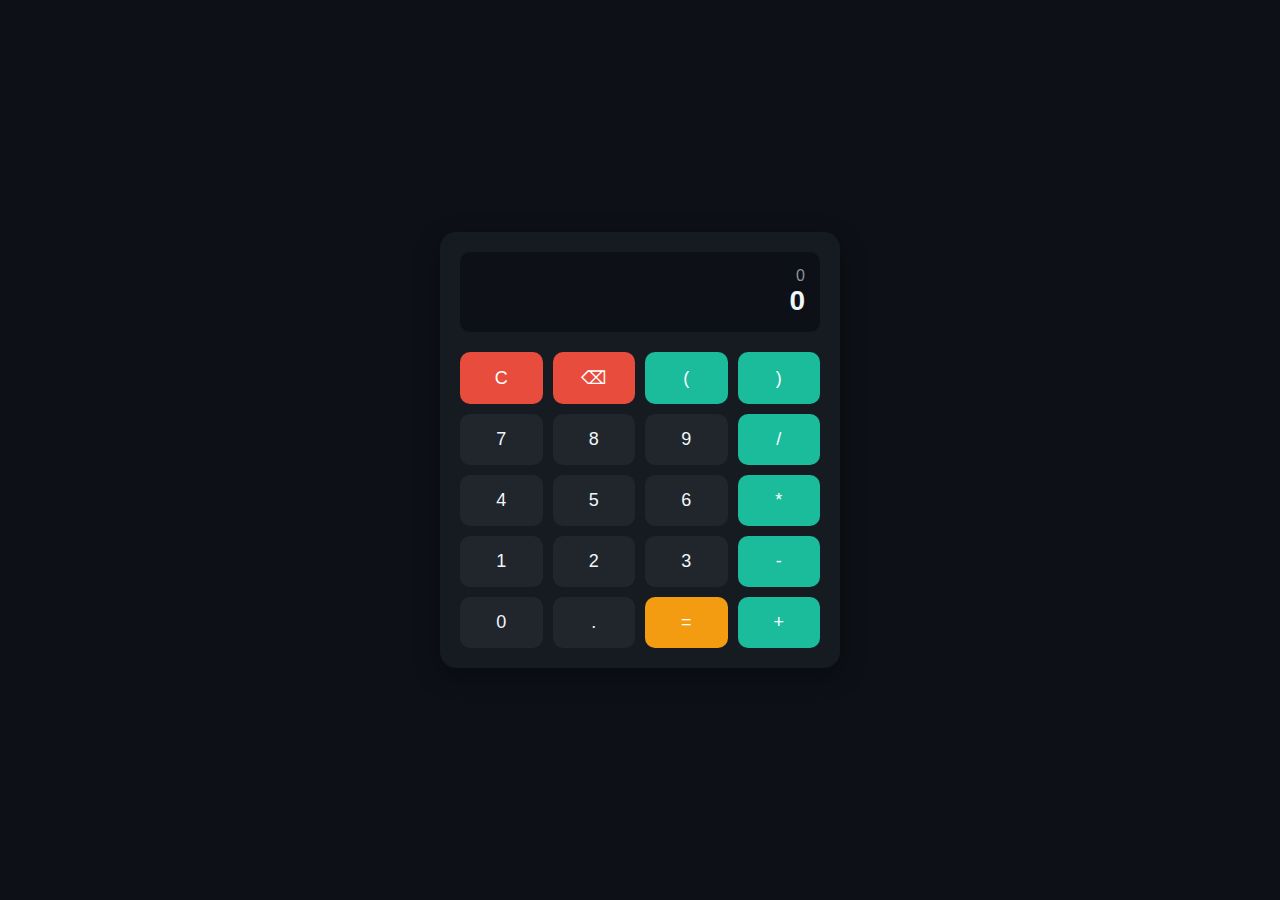
<file: calci/index.html>
<!DOCTYPE html>
<html lang="en">
  <head>
    <meta charset="UTF-8" />
    <meta name="viewport" content="width=device-width, initial-scale=1.0" />
    <title>Responsive Calculator</title>
    <link rel="stylesheet" href="style.css">
  <body>
    <div class="calculator">
      <!-- Display -->
      <div class="display">
        <div id="expression" class="expression">0</div>
        <div id="result" class="result">0</div>
      </div>

      <!-- Buttons -->
      <div class="pad">
        <button class="special" data-action="clear">C</button>
        <button class="special" data-action="back">⌫</button>
        <button class="operator" data-value="(">(</button>
        <button class="operator" data-value=")">)</button>

        <button data-value="7">7</button>
        <button data-value="8">8</button>
        <button data-value="9">9</button>
        <button class="operator" data-value="/">/</button>

        <button data-value="4">4</button>
        <button data-value="5">5</button>
        <button data-value="6">6</button>
        <button class="operator" data-value="*">*</button>

        <button data-value="1">1</button>
        <button data-value="2">2</button>
        <button data-value="3">3</button>
        <button class="operator" data-value="-">-</button>

        <button data-value="0">0</button>
        <button data-value=".">.</button>
        <button class="equal" data-action="equals">=</button>
        <button class="operator" data-value="+">+</button>
      </div>
    </div> 
    <script src="script.js"></script>
  </body>
</html>
</file>
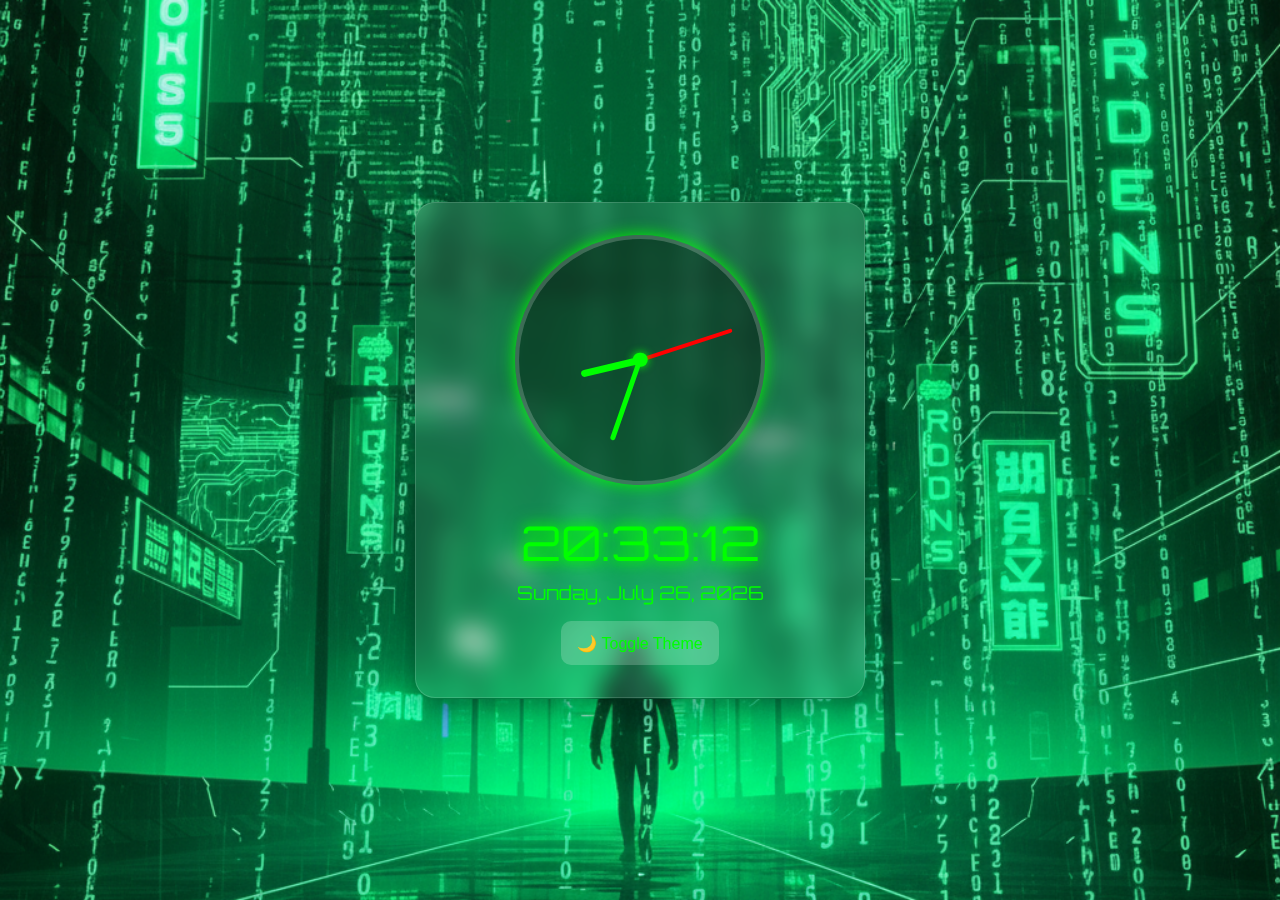
<file: digital clock/index.html>
<!DOCTYPE html>
<html lang="en">
  <head>
    <meta charset="UTF-8" />
    <meta name="viewport" content="width=device-width, initial-scale=1.0" />
    <title>Digital_Clock_by_MAH</title>
    <link
      href="https://fonts.googleapis.com/css2?family=Orbitron:wght@600&display=swap"
      rel="stylesheet"
    />
    <link rel="stylesheet" href="style.css" />
  </head>
  <body>
    <div class="card">
      <!-- here is the clock structure html -->
      <div id="analog">
        <div class="hand hour" id="hour-hand"></div>
        <div class="hand minute" id="minute-hand"></div>
        <div class="hand second" id="second-hand"></div>
        <div class="center-dot"></div>
      </div>

      <!-- now below are the digital clock and date placeholders below -->

      <div id="clock">00:00:00</div>
      <div id="date">Loading date...</div>
      <button onclick="toggleTheme()">🌙 Toggle Theme</button>
    </div>

    <script src="script.js"></script>
  </body>
</html>
</file>
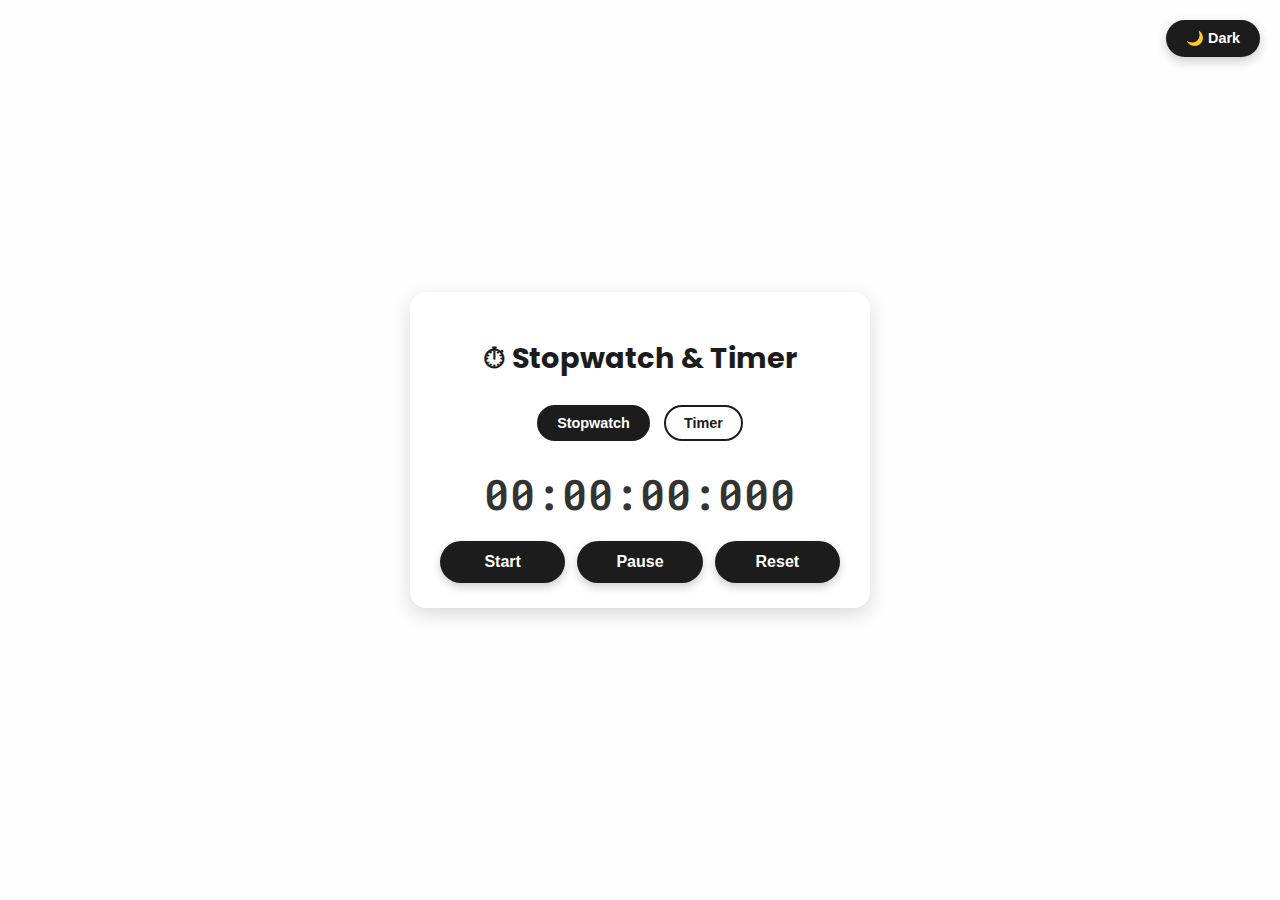
<file: stopwatch&timer/index.html>
<!DOCTYPE html>
<html lang="en">
  <head>
    <meta charset="UTF-8" />
    <title>Stopwatch & Timer</title>
    <!-- Google Fonts -->
    <link
      href="https://fonts.googleapis.com/css2?family=Poppins:wght@400;600&family=Roboto+Mono:wght@500&display=swap"
      rel="stylesheet"
    />
    <link rel="stylesheet" href="style.css" />
  </head>
  <body>
    <div class="top-controls">
      <button class="toggle-btn" id="themeToggle">🌙 Dark</button>
    </div>

    <div class="container">
      <h1>⏱ Stopwatch & Timer</h1>

      <div class="nav">
        <button id="showStopwatch" class="active">Stopwatch</button>
        <button id="showTimer">Timer</button>
      </div>

      <!-- Stopwatch Section -->
      <div id="stopwatchSection" class="section active">
        <div class="time" id="stopwatchDisplay">00:00:00:000</div>
        <div class="btn-group">
          <button id="startStopwatch">Start</button>
          <button id="pauseStopwatch">Pause</button>
          <button id="resetStopwatch">Reset</button>
        </div>
      </div>

      <!-- Timer Section -->
      <div id="timerSection" class="section">
        <input type="number" id="minutesInput" placeholder="Minutes" min="0" />
        <input
          type="number"
          id="secondsInput"
          placeholder="Seconds"
          min="0"
          max="59"
        />
        <div class="time" id="timerDisplay">00:00</div>
        <div class="btn-group">
          <button id="startTimer">Start</button>
          <button id="pauseTimer">Pause</button>
          <button id="resetTimer">Reset</button>
        </div>
      </div>
    </div>

    <script src="script.js"></script>
  </body>
</html>
</file>
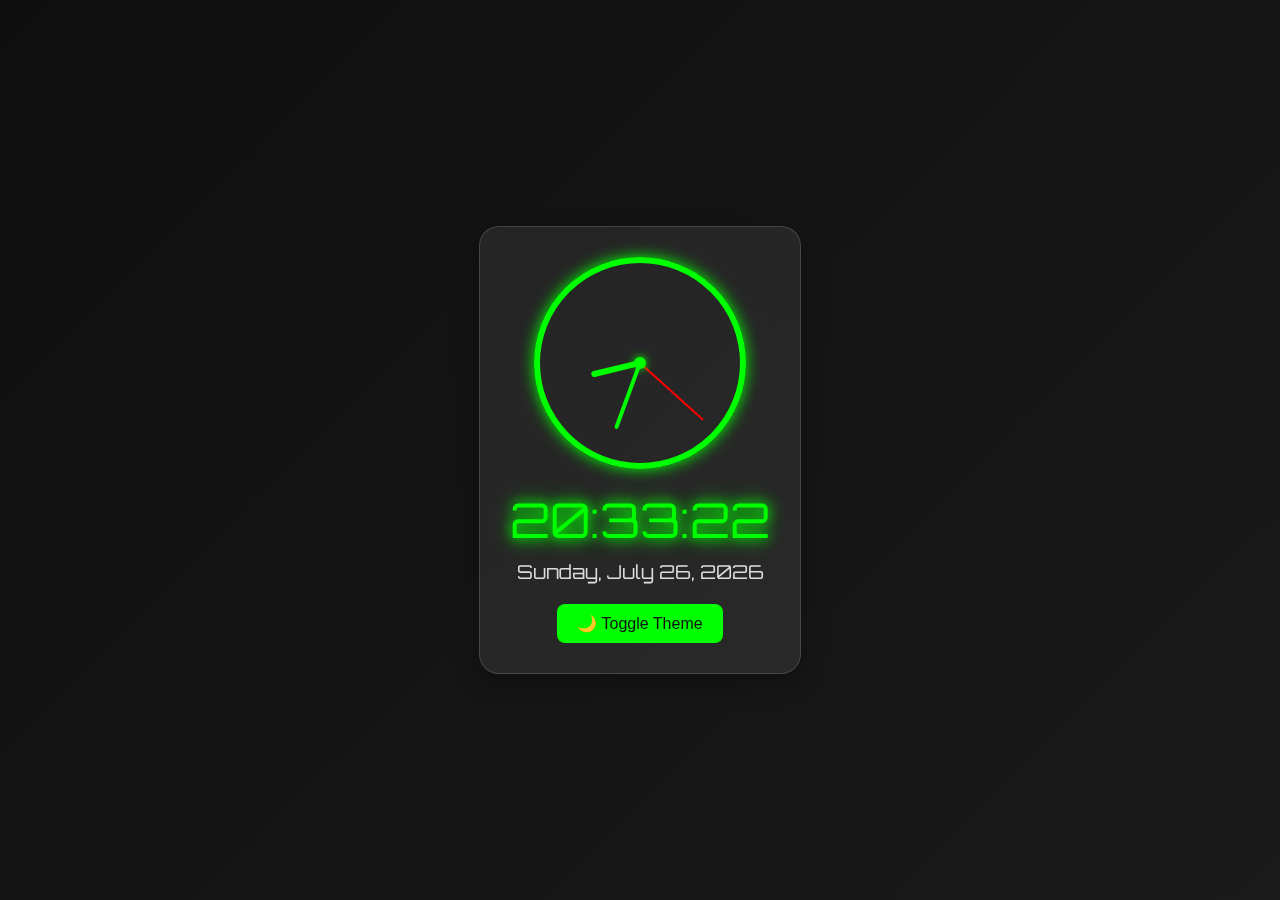
<file: digital clock/practice.html>
<!DOCTYPE html>
<html lang="en">
  <head>
    <meta charset="UTF-8" />
    <meta name="viewport" content="width=device-width, initial-scale=1.0" />
    <title>Glass Clock</title>
    <link
      href="https://fonts.googleapis.com/css2?family=Orbitron:wght@600&display=swap"
      rel="stylesheet"
    />
    <style>
      body {
        display: flex;
        justify-content: center;
        align-items: center;
        height: 100vh;
        background: linear-gradient(135deg, #0f0f0f, #1a1a1a);
        font-family: "Orbitron", monospace;
        margin: 0;
        transition: background 0.5s, color 0.5s;
      }

      .card {
        display: flex;
        flex-direction: column;
        align-items: center;
        padding: 30px;
        border-radius: 20px;
        background: rgba(255, 255, 255, 0.08);
        backdrop-filter: blur(12px);
        border: 1px solid rgba(255, 255, 255, 0.15);
        box-shadow: 0 8px 25px rgba(0, 0, 0, 0.3);
        color: #0f0;
        text-align: center;
      }

      #analog {
        width: 200px;
        height: 200px;
        border: 6px solid #0f0;
        border-radius: 50%;
        position: relative;
        margin-bottom: 20px;
        box-shadow: 0 0 15px #0f0;
      }

      .hand {
        position: absolute;
        top: 50%;
        left: 50%;
        transform-origin: bottom center;
        transform: rotate(90deg);
      }

      .hour {
        width: 6px;
        height: 50px;
        background: #0f0;
        border-radius: 4px;
      }

      .minute {
        width: 4px;
        height: 70px;
        background: #0f0;
        border-radius: 3px;
      }

      .second {
        width: 2px;
        height: 85px;
        background: red;
      }

      .center-dot {
        position: absolute;
        top: 50%;
        left: 50%;
        width: 12px;
        height: 12px;
        background: #0f0;
        border-radius: 50%;
        transform: translate(-50%, -50%);
        box-shadow: 0 0 8px #0f0;
      }

      #clock {
        font-size: 3rem;
        margin-bottom: 10px;
        text-shadow: 0 0 12px #0f0, 0 0 20px #0f0;
      }

      #date {
        font-size: 1.2rem;
        margin-bottom: 20px;
        color: #ddd;
      }

      button {
        padding: 10px 20px;
        font-size: 1rem;
        border: none;
        border-radius: 8px;
        cursor: pointer;
        background: #0f0;
        color: #111;
        transition: all 0.3s;
      }

      button:hover {
        transform: scale(1.1);
      }

      /* Light Theme */
      body.light {
        background: linear-gradient(135deg, #f4f4f4, #ddd);
        color: #111;
      }

      body.light .card {
        color: #111;
        background: rgba(255, 255, 255, 0.6);
        border: 1px solid rgba(0, 0, 0, 0.1);
      }

      body.light #analog {
        border-color: #111;
        box-shadow: 0 0 10px #111;
      }

      body.light .hand {
        background: #111;
      }

      body.light .second {
        background: red;
      }

      body.light .center-dot {
        background: #111;
        box-shadow: 0 0 6px #111;
      }

      body.light button {
        background: #111;
        color: #f4f4f4;
      }

      /* ✅ Fix digital clock + date for light theme */
      body.light #clock {
        color: #111;
        text-shadow: none;
      }

      body.light #date {
        color: #333;
      }
    </style>
  </head>
  <body>
    <div class="card">
      <div id="analog">
        <div class="hand hour" id="hour-hand"></div>
        <div class="hand minute" id="minute-hand"></div>
        <div class="hand second" id="second-hand"></div>
        <div class="center-dot"></div>
      </div>
      <div id="clock">00:00:00</div>
      <div id="date">Loading date...</div>
      <button onclick="toggleTheme()">🌙 Toggle Theme</button>
    </div>

    <script>
      function updateClock() {
        const now = new Date();

        // Digital clock
        let hours = now.getHours().toString().padStart(2, "0");
        let minutes = now.getMinutes().toString().padStart(2, "0");
        let seconds = now.getSeconds().toString().padStart(2, "0");
        document.getElementById(
          "clock"
        ).textContent = `${hours}:${minutes}:${seconds}`;

        // Date
        const options = {
          weekday: "long",
          year: "numeric",
          month: "long",
          day: "numeric",
        };
        document.getElementById("date").textContent = now.toLocaleDateString(
          "en-US",
          options
        );

        // Analog
        const hourDeg = (now.getHours() % 12) * 30 + now.getMinutes() * 0.5;
        const minuteDeg = now.getMinutes() * 6 + now.getSeconds() * 0.1;
        const secondDeg = now.getSeconds() * 6;

        document.getElementById(
          "hour-hand"
        ).style.transform = `translate(-50%, -100%) rotate(${hourDeg}deg)`;
        document.getElementById(
          "minute-hand"
        ).style.transform = `translate(-50%, -100%) rotate(${minuteDeg}deg)`;
        document.getElementById(
          "second-hand"
        ).style.transform = `translate(-50%, -100%) rotate(${secondDeg}deg)`;
      }

      setInterval(updateClock, 1000);
      updateClock();

      function toggleTheme() {
        document.body.classList.toggle("light");
      }
    </script>
  </body>
</html>
</file>
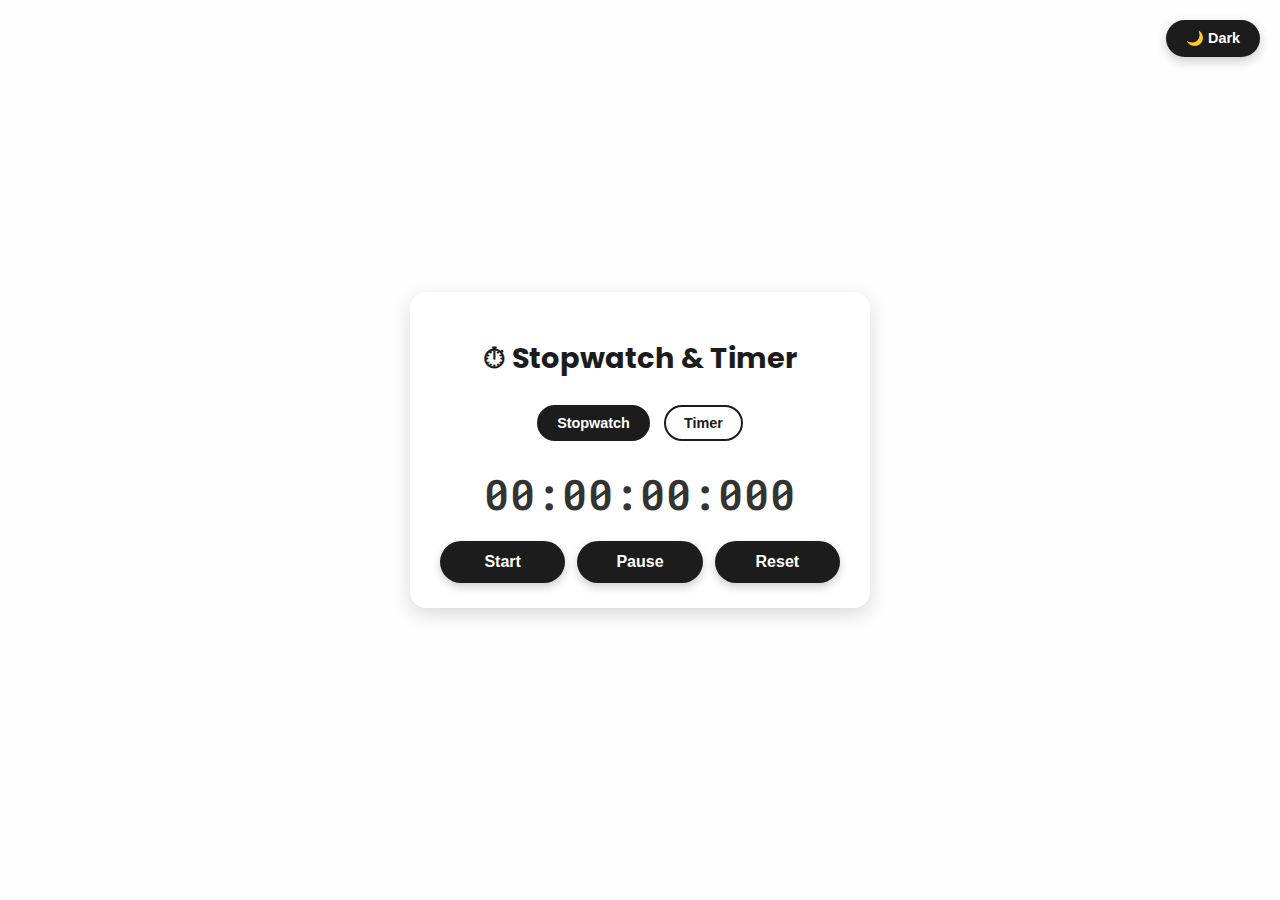
<file: stopwatch&timer/in.html>
<!DOCTYPE html>
<html lang="en">
  <head>
    <meta charset="UTF-8" />
    <title>Stopwatch & Timer</title>
    <!-- Google Fonts -->
    <link
      href="https://fonts.googleapis.com/css2?family=Poppins:wght@400;600&family=Roboto+Mono:wght@500&display=swap"
      rel="stylesheet"
    />
    <style>
      :root {
        --bg-color: #fefefe;
        --container-bg: #ffffff;
        --text-color: #333333;

        --accent: #1c1c1c; /* Charcoal for light theme */
        --btn-bg: #1c1c1c;
        --btn-text: #ffffff;

        --btn-shadow: rgba(0, 0, 0, 0.2);
      }
      [data-theme="dark"] {
        --bg-color: #1c1c1c;
        --container-bg: #2a2a2a;
        --text-color: #f5f5f5;

        --accent: #ffdd00; /* Bright yellow for dark theme */
        --btn-bg: #ffdd00;
        --btn-text: #1c1c1c;

        --btn-shadow: rgba(255, 221, 0, 0.3);
      }

      body {
        font-family: "Poppins", sans-serif;
        background: var(--bg-color);
        display: flex;
        justify-content: center;
        align-items: center;
        height: 100vh;
        margin: 0;
        transition: background 0.3s ease;
      }
      .container {
        background: var(--container-bg);
        padding: 25px 30px;
        border-radius: 16px;
        box-shadow: 0 6px 20px rgba(0, 0, 0, 0.15);
        text-align: center;
        width: 400px;
        transition: background 0.3s ease, color 0.3s ease;
      }
      h1 {
        margin-bottom: 20px;
        font-size: 1.8rem;
        color: var(--accent);
        font-weight: 700;
      }

      /* Top toggle button */
      .top-controls {
        position: absolute;
        top: 20px;
        right: 20px;
      }
      .toggle-btn {
        cursor: pointer;
        padding: 10px 20px;
        font-size: 0.9rem;
        border: none;
        border-radius: 999px;
        background: var(--btn-bg);
        color: var(--btn-text);
        font-weight: 600;
        box-shadow: 0 4px 12px var(--btn-shadow);
        transition: all 0.3s ease;
      }
      .toggle-btn:hover {
        transform: scale(1.05);
      }

      /* Nav buttons */
      .nav {
        margin-bottom: 20px;
      }
      .nav button {
        margin: 5px;
        padding: 8px 18px;
        border-radius: 999px;
        border: 2px solid var(--accent);
        background: transparent;
        color: var(--accent);
        cursor: pointer;
        font-size: 0.9rem;
        font-weight: 600;
        transition: all 0.3s ease;
      }
      .nav button.active,
      .nav button:hover {
        background: var(--accent);
        color: #fff;
      }
      [data-theme="dark"] .nav button.active,
      [data-theme="dark"] .nav button:hover {
        background: var(--accent);
        color: #1c1c1c;
      }

      /* Sections */
      .section {
        display: none;
      }
      .section.active {
        display: block;
      }
      .time {
        font-family: "Roboto Mono", monospace;
        font-size: 2.6rem;
        margin: 20px 0;
        font-weight: 600;
        color: var(--text-color);
        letter-spacing: 1px;
      }

      /* Action button group */
      .btn-group {
        display: flex;
        justify-content: center;
        gap: 12px;
        margin-top: 15px;
      }
      .btn-group button {
        flex: 1;
        padding: 12px;
        border: none;
        border-radius: 999px;
        cursor: pointer;
        font-size: 1rem;
        font-weight: 600;
        background: var(--btn-bg);
        color: var(--btn-text);
        box-shadow: 0 4px 10px var(--btn-shadow);
        transition: all 0.3s ease;
      }
      .btn-group button:hover {
        transform: translateY(-2px);
        box-shadow: 0 6px 14px var(--btn-shadow);
      }

      /* Inputs */
      input {
        padding: 8px;
        margin: 5px;
        border-radius: 999px;
        border: 1px solid #ccc;
        width: 90px;
        text-align: center;
        background: var(--container-bg);
        color: var(--text-color);
        font-family: "Roboto Mono", monospace;
      }
    </style>
  </head>
  <body>
    <div class="top-controls">
      <button class="toggle-btn" id="themeToggle">🌙 Dark</button>
    </div>

    <div class="container">
      <h1>⏱ Stopwatch & Timer</h1>

      <div class="nav">
        <button id="showStopwatch" class="active">Stopwatch</button>
        <button id="showTimer">Timer</button>
      </div>

      <!-- Stopwatch Section -->
      <div id="stopwatchSection" class="section active">
        <div class="time" id="stopwatchDisplay">00:00:00:000</div>
        <div class="btn-group">
          <button id="startStopwatch">Start</button>
          <button id="pauseStopwatch">Pause</button>
          <button id="resetStopwatch">Reset</button>
        </div>
      </div>

      <!-- Timer Section -->
      <div id="timerSection" class="section">
        <input type="number" id="minutesInput" placeholder="Minutes" min="0" />
        <input
          type="number"
          id="secondsInput"
          placeholder="Seconds"
          min="0"
          max="59"
        />
        <div class="time" id="timerDisplay">00:00</div>
        <div class="btn-group">
          <button id="startTimer">Start</button>
          <button id="pauseTimer">Pause</button>
          <button id="resetTimer">Reset</button>
        </div>
      </div>
    </div>

    <script>
      // === Theme toggle ===
      const body = document.body;
      const themeBtn = document.getElementById("themeToggle");

      function setTheme(theme) {
        body.setAttribute("data-theme", theme);
        localStorage.setItem("theme", theme);
        themeBtn.textContent = theme === "dark" ? "☀️ Light" : "🌙 Dark";
      }

      themeBtn.onclick = () => {
        const current = body.getAttribute("data-theme") || "light";
        setTheme(current === "light" ? "dark" : "light");
      };

      setTheme(localStorage.getItem("theme") || "light");

      // === Navigation ===
      const stopwatchBtn = document.getElementById("showStopwatch");
      const timerBtn = document.getElementById("showTimer");
      const stopwatchSection = document.getElementById("stopwatchSection");
      const timerSection = document.getElementById("timerSection");

      stopwatchBtn.onclick = () => {
        stopwatchBtn.classList.add("active");
        timerBtn.classList.remove("active");
        stopwatchSection.classList.add("active");
        timerSection.classList.remove("active");
      };
      timerBtn.onclick = () => {
        timerBtn.classList.add("active");
        stopwatchBtn.classList.remove("active");
        timerSection.classList.add("active");
        stopwatchSection.classList.remove("active");
      };

      // === Stopwatch ===
      let stopwatchInterval,
        stopwatchTime = 0;
      const stopwatchDisplay = document.getElementById("stopwatchDisplay");

      function formatTime(ms) {
        let totalSeconds = Math.floor(ms / 1000);
        let hrs = String(Math.floor(totalSeconds / 3600)).padStart(2, "0");
        let mins = String(Math.floor((totalSeconds % 3600) / 60)).padStart(
          2,
          "0"
        );
        let secs = String(totalSeconds % 60).padStart(2, "0");
        let milli = String(ms % 1000).padStart(3, "0");
        return `${hrs}:${mins}:${secs}:${milli}`;
      }

      document.getElementById("startStopwatch").onclick = () => {
        if (!stopwatchInterval) {
          let start = Date.now() - stopwatchTime;
          stopwatchInterval = setInterval(() => {
            stopwatchTime = Date.now() - start;
            stopwatchDisplay.textContent = formatTime(stopwatchTime);
          }, 10);
        }
      };
      document.getElementById("pauseStopwatch").onclick = () => {
        clearInterval(stopwatchInterval);
        stopwatchInterval = null;
      };
      document.getElementById("resetStopwatch").onclick = () => {
        clearInterval(stopwatchInterval);
        stopwatchInterval = null;
        stopwatchTime = 0;
        stopwatchDisplay.textContent = "00:00:00:000";
      };

      // === Timer ===
      let timerInterval,
        timerTime = 0;
      const timerDisplay = document.getElementById("timerDisplay");

      function formatTimer(seconds) {
        let mins = String(Math.floor(seconds / 60)).padStart(2, "0");
        let secs = String(seconds % 60).padStart(2, "0");
        return `${mins}:${secs}`;
      }

      document.getElementById("startTimer").onclick = () => {
        if (!timerInterval) {
          let mins =
            parseInt(document.getElementById("minutesInput").value) || 0;
          let secs =
            parseInt(document.getElementById("secondsInput").value) || 0;
          if (timerTime === 0) {
            timerTime = mins * 60 + secs;
          }
          timerDisplay.textContent = formatTimer(timerTime);
          timerInterval = setInterval(() => {
            if (timerTime > 0) {
              timerTime--;
              timerDisplay.textContent = formatTimer(timerTime);
            } else {
              clearInterval(timerInterval);
              timerInterval = null;
              alert("⏰ Time's up!");
            }
          }, 1000);
        }
      };
      document.getElementById("pauseTimer").onclick = () => {
        clearInterval(timerInterval);
        timerInterval = null;
      };
      document.getElementById("resetTimer").onclick = () => {
        clearInterval(timerInterval);
        timerInterval = null;
        timerTime = 0;
        timerDisplay.textContent = "00:00";
      };
    </script>
  </body>
</html>
</file>
<file: calci/style.css>
* {
  margin: 0px;
  padding: 0px;
  box-sizing: border-box;
}
body {
  font-family: Arial, sans-serif;
  background: #0d1117;
  display: flex;
  justify-content: center;
  align-items: center;
  height: 100vh;
  margin: 0;
  padding: 0;
}

.calculator {
  width: 90%;
  max-width: 400px;
  background: #161b22;
  border-radius: 16px;
  padding: 20px;
  box-shadow: 0 8px 24px rgba(0, 0, 0, 0.4);
}

.display {
  background: #0d1117;
  color: #f0f6fc;
  padding: 15px;
  border-radius: 10px;
  text-align: right;
  margin-bottom: 20px;
}

.expression {
  font-size: 4vw;
  color: #8b949e;
  word-wrap: break-word;
}

.result {
  font-size: 7vw;
  font-weight: bold;
  color: #f0f6fc;
  word-wrap: break-word;
}

.pad {
  display: grid;
  grid-template-columns: repeat(4, 1fr);
  gap: 10px;
}

button {
  width: 100%;
  padding: 12px 0;
  font-size: 5vw;
  border: none;
  border-radius: 10px;
  background: #21262d;
  color: #f0f6fc;
  cursor: pointer;
  transition: all 0.2s;
}

button:hover {
  background: #30363d;
  transform: scale(1.05);
}

button.equal {
  background: #f39c12;
  color: #fff;
}

button.equal:hover {
  background: #e67e22;
}

button.special {
  background: #e74c3c;
  color: #fff;
}

button.special:hover {
  background: #c0392b;
}

button.operator {
  background: #1abc9c;
  color: #fff;
}

button.operator:hover {
  background: #16a085;
}

/* Media queries for larger screens */
@media (min-width: 600px) {
  .expression {
    font-size: 16px;
  }

  .result {
    font-size: 28px;
  }

  button {
    font-size: 18px;
    padding: 15px 0;
  }
}
</file>
<file: stopwatch&timer/style.css>
:root {
  --bg-color: #fefefe;
  --container-bg: #ffffff;
  --text-color: #333333;

  --accent: #1c1c1c; /* Charcoal for light theme */
  --btn-bg: #1c1c1c;
  --btn-text: #ffffff;

  --btn-shadow: rgba(0, 0, 0, 0.2);
}
[data-theme="dark"] {
  --bg-color: #1c1c1c;
  --container-bg: #2a2a2a;
  --text-color: #f5f5f5;

  --accent: #ffdd00; /* Bright yellow for dark theme */
  --btn-bg: #ffdd00;
  --btn-text: #1c1c1c;

  --btn-shadow: rgba(255, 221, 0, 0.3);
}

body {
  font-family: "Poppins", sans-serif;
  background: var(--bg-color);
  display: flex;
  justify-content: center;
  align-items: center;
  height: 100vh;
  margin: 0;
  transition: background 0.3s ease;
}
.container {
  background: var(--container-bg);
  padding: 25px 30px;
  border-radius: 16px;
  box-shadow: 0 6px 20px rgba(0, 0, 0, 0.15);
  text-align: center;
  width: 400px;
  transition: background 0.3s ease, color 0.3s ease;
}
h1 {
  margin-bottom: 20px;
  font-size: 1.8rem;
  color: var(--accent);
  font-weight: 700;
}

/* Top toggle button */
.top-controls {
  position: absolute;
  top: 20px;
  right: 20px;
}
.toggle-btn {
  cursor: pointer;
  padding: 10px 20px;
  font-size: 0.9rem;
  border: none;
  border-radius: 999px;
  background: var(--btn-bg);
  color: var(--btn-text);
  font-weight: 600;
  box-shadow: 0 4px 12px var(--btn-shadow);
  transition: all 0.3s ease;
}
.toggle-btn:hover {
  transform: scale(1.05);
}

/* Nav buttons */
.nav {
  margin-bottom: 20px;
}
.nav button {
  margin: 5px;
  padding: 8px 18px;
  border-radius: 999px;
  border: 2px solid var(--accent);
  background: transparent;
  color: var(--accent);
  cursor: pointer;
  font-size: 0.9rem;
  font-weight: 600;
  transition: all 0.3s ease;
}
.nav button.active,
.nav button:hover {
  background: var(--accent);
  color: #fff;
}
[data-theme="dark"] .nav button.active,
[data-theme="dark"] .nav button:hover {
  background: var(--accent);
  color: #1c1c1c;
}

/* Sections */
.section {
  display: none;
}
.section.active {
  display: block;
}
.time {
  font-family: "Roboto Mono", monospace;
  font-size: 2.6rem;
  margin: 20px 0;
  font-weight: 600;
  color: var(--text-color);
  letter-spacing: 1px;
}

/* Action button group */
.btn-group {
  display: flex;
  justify-content: center;
  gap: 12px;
  margin-top: 15px;
}
.btn-group button {
  flex: 1;
  padding: 12px;
  border: none;
  border-radius: 999px;
  cursor: pointer;
  font-size: 1rem;
  font-weight: 600;
  background: var(--btn-bg);
  color: var(--btn-text);
  box-shadow: 0 4px 10px var(--btn-shadow);
  transition: all 0.3s ease;
}
.btn-group button:hover {
  transform: translateY(-2px);
  box-shadow: 0 6px 14px var(--btn-shadow);
}

/* Inputs */
input {
  padding: 8px;
  margin: 5px;
  border-radius: 999px;
  border: 1px solid #ccc;
  width: 90px;
  text-align: center;
  background: var(--container-bg);
  color: var(--text-color);
  font-family: "Roboto Mono", monospace;
}
</file>
<file: digital clock/style.css>
/* ===========================
   CSS Reset + Neon Variable
=========================== */
:root {
  --neon-color: rgb(0, 255, 0); /* default: green neon */
}

* {
  margin: 0;
  padding: 0;
  box-sizing: border-box;
}

body {
  display: flex;
  justify-content: center;
  align-items: center;
  min-height: 100vh;
  font-family: "Orbitron", monospace;
  transition: background 0.5s, color 0.5s;

  background: url("noen.png") no-repeat center center fixed;
  background-size: cover;
}

/* ===========================
   Card Glassmorphism
=========================== */
.card {
  display: flex;
  flex-direction: column;
  align-items: center;
  padding: clamp(1rem, 5vw, 2rem);
  border-radius: 20px;

  background: rgba(255, 255, 255, 0.08);
  backdrop-filter: blur(12px);
  -webkit-backdrop-filter: blur(12px);

  border: 1px solid rgba(255, 255, 255, 0.15);
  box-shadow: 0 8px 25px rgba(0, 0, 0, 0.3);

  color: var(--neon-color);
  text-align: center;
  width: 90%;
  max-width: 450px;
}

/* ===========================
   Analog Clock
=========================== */
#analog {
  position: relative;
  width: 70vw;
  max-width: 250px;
  aspect-ratio: 1/1;
  border: 0.5vh solid rgba(255, 255, 255, 0.2);
  border-radius: 50%;
  margin-bottom: 1.2rem;
  background: rgba(0, 0, 0, 0.4);
  box-shadow: 0 0 1rem var(--neon-color);
}

.hand {
  position: absolute;
  top: 50%;
  left: 50%;
  transform-origin: 50% 100%;
  transform: translate(-50%, -100%) rotate(0deg);
  border-radius: 5px;
}

.hand.hour {
  width: 3%;
  height: 25%;
  background: var(--neon-color);
}
.hand.minute {
  width: 2%;
  height: 35%;
  background: var(--neon-color);
}
.hand.second {
  width: 1.5%;
  height: 40%;
  background: red;
}

.center-dot {
  position: absolute;
  width: 6%;
  height: 6%;
  background: var(--neon-color);
  border-radius: 50%;
  box-shadow: 0 0 8px var(--neon-color);

  top: 50%;
  left: 50%;
  transform: translate(-50%, -50%);
}

/* ===========================
   Digital Clock + Date
=========================== */
#clock {
  font-size: clamp(1.5rem, 8vw, 3rem);
  margin: 0.5rem 0;
  text-shadow: 0 0 12px var(--neon-color), 0 0 20px var(--neon-color);
}

#date {
  font-size: clamp(0.9rem, 4vw, 1.2rem);
  margin-bottom: 1rem;
}

/* ===========================
   Toggle Button
=========================== */
button {
  background: rgba(255, 255, 255, 0.2);
  border: none;
  padding: clamp(0.4rem, 2vw, 0.8rem) clamp(0.6rem, 3vw, 1rem);
  border-radius: 10px;
  cursor: pointer;
  font-size: clamp(0.9rem, 3vw, 1rem);
  transition: 0.3s;
  color: inherit;
}

button:hover {
  transform: scale(1.1);
}

/* ===========================
   Light Theme
=========================== */
body.light {
  background: url("whitebh.png") no-repeat center center fixed;
  background-size: cover;
  color: #111;
}

body.light .card {
  color: #111;
  background: rgba(255, 255, 255, 0.6);
  border: 1px solid rgba(0, 0, 0, 0.1);
}

body.light #analog {
  border-color: #111;
  box-shadow: 0 0 10px #111;
}

body.light .hand {
  background: #111;
}

body.light .second {
  background: red;
}

body.light .center-dot {
  background: #111;
  box-shadow: 0 0 6px #111;
}

body.light button {
  background: #111;
  color: #f4f4f4;
}

body.light #clock {
  color: #111;
  text-shadow: none;
}

body.light #date {
  color: #333;
}
</file>
